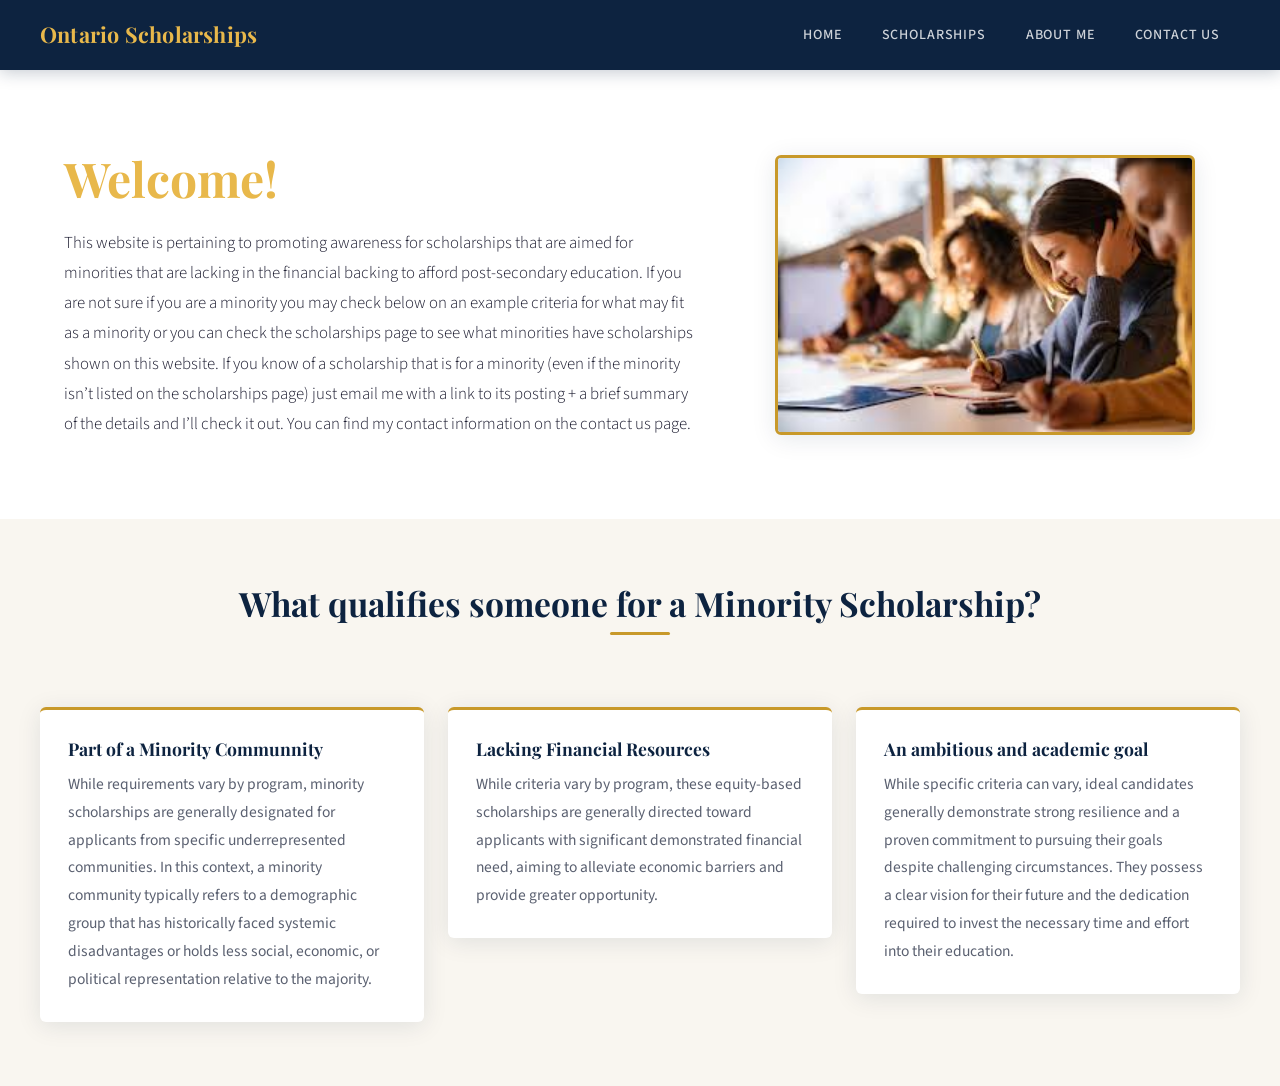
<file: index.html>
<!DOCTYPE html>
<html lang="en">
<head>
    <meta charset="UTF-8">
    <meta name="viewport" content="width=device-width, initial-scale=1.0">
    <title>OSM</title>
    <link rel="stylesheet" href="css/styles.css">
</head>
<body>
    <div class="NavBar">
        <div id="NavTitle"><h1>Ontario Scholarships</h1></div>
        <div id="NavHome"><a href="index.html"><button>Home</button></a></div>
        <div id="NavPage1"><a href="navpage1.html"><button>Scholarships</button></a></div>
        <div id="AboutMe"><a href="aboutme.html"><button>About Me</button></a></div>
        <div id="NavPage2"><a href="navpage2.html"><button>Contact Us</button></a></div>
    </div>
    <section class="Box1">
        <div id="LB1"class="LeftBox">
            <h1 id="LB1Title">Welcome!</h1>
            <p id="LB1Text">This website is pertaining to promoting awareness for scholarships that are aimed for minorities that are lacking in the financial backing to afford post-secondary education. If you are not sure if you are a minority you may check below on an example criteria for what may fit as a minority or you can check the scholarships page to see what minorities have scholarships shown on this website. If you know of a scholarship that is for a minority (even if the minority isn’t listed on the scholarships page) just email me with a link to its posting + a brief summary of the details and I’ll check it out. You can find my contact information on the contact us page. </p>
        </div>
        <div id="RB1"class="RightBox">
            <img src="images/StudentStudying.jpg">
        </div>
    </section>
    <section class="Box2">
        <div class="TopBox2"><h1>What qualifies someone for a Minority Scholarship?</h1></div>
        <div id="LB2"class="LeftBox">
            <h1>Part of a Minority Communnity</h1>
            <p>While requirements vary by program, minority scholarships are generally designated for applicants from specific underrepresented communities. In this context, a minority community typically refers to a demographic group that has historically faced systemic disadvantages or holds less social, economic, or political representation relative to the majority.</p>
        </div>
        <div id="CB2"class="CenterBox">
            <h1>Lacking Financial Resources</h1>
            <p>While criteria vary by program, these equity-based scholarships are generally directed toward applicants with significant demonstrated financial need, aiming to alleviate economic barriers and provide greater opportunity.</p>
        </div>
        <div id="RB2"class="RightBox">
            <h1>An ambitious and academic goal</h1>
            <p>While specific criteria can vary, ideal candidates generally demonstrate strong resilience and a proven commitment to pursuing their goals despite challenging circumstances. They possess a clear vision for their future and the dedication required to invest the necessary time and effort into their education.</p>
        </div>
    </section>
    
</body>
</html>
</file>
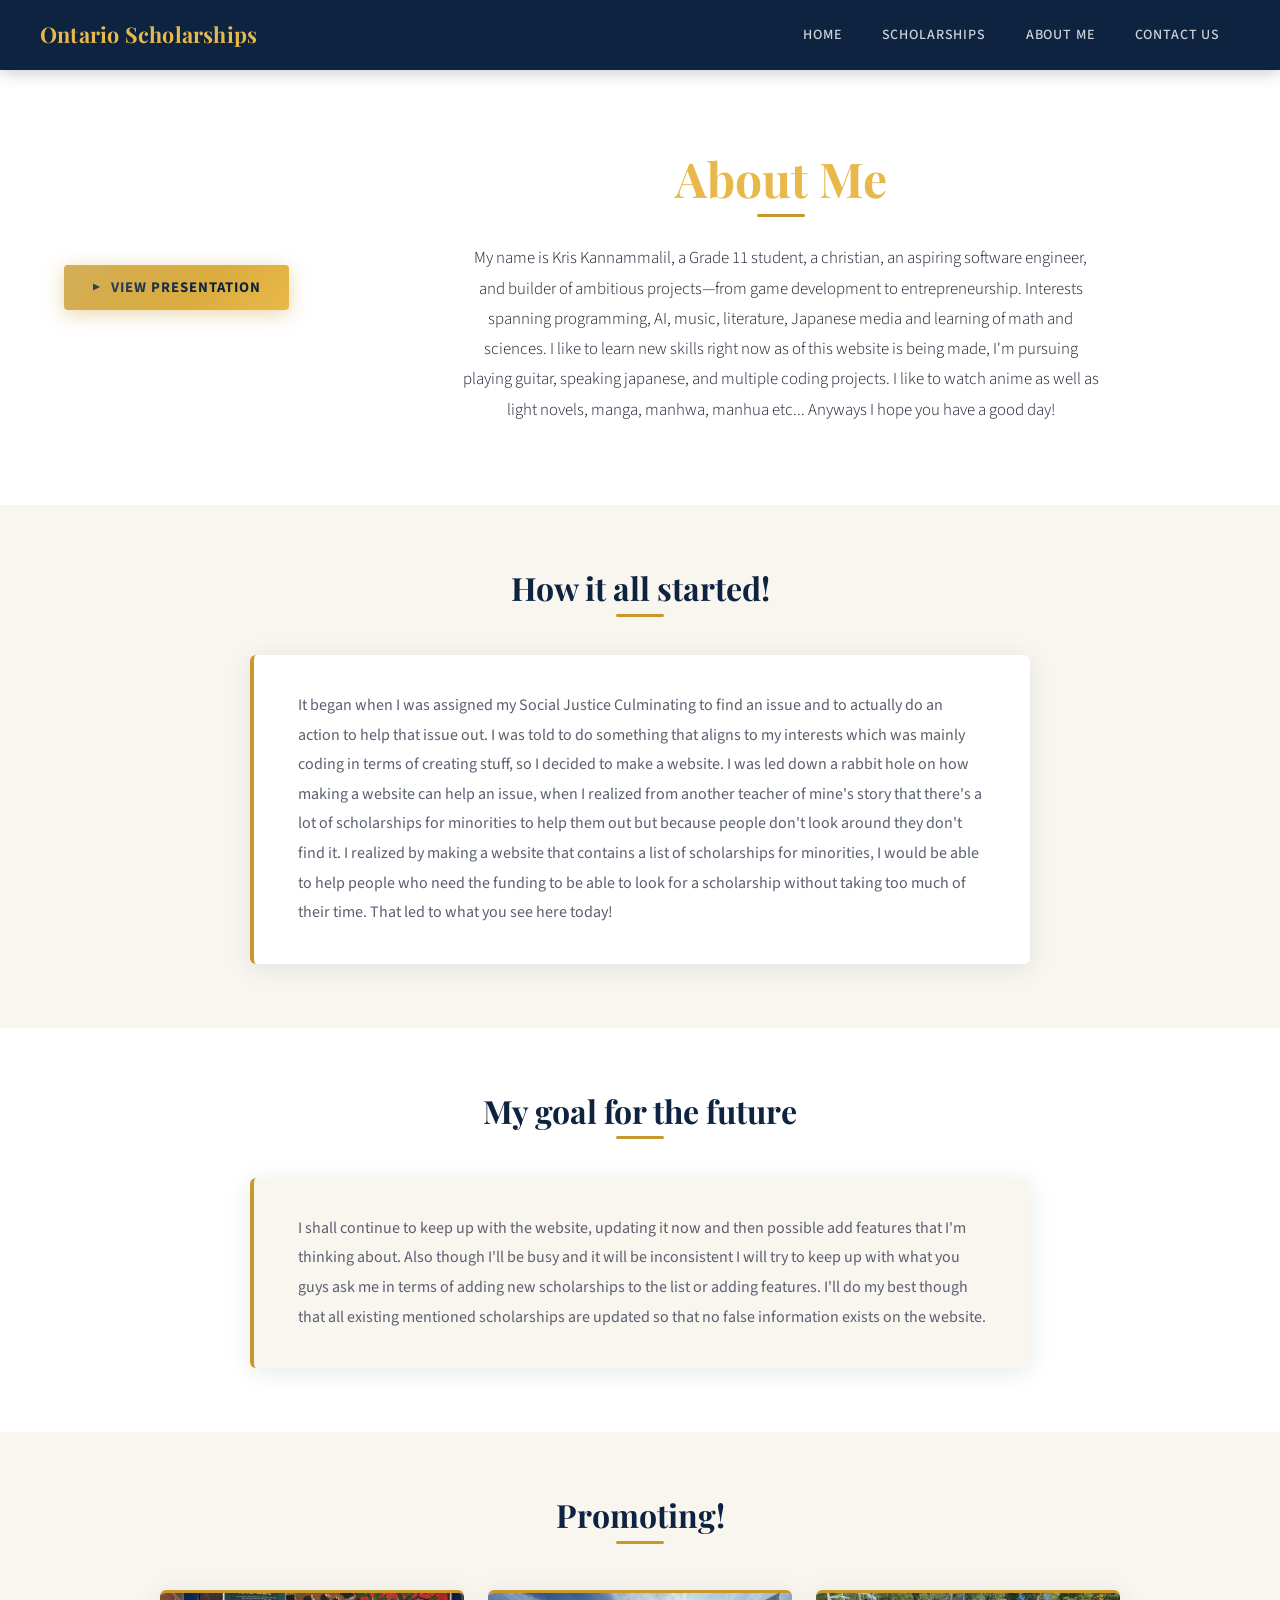
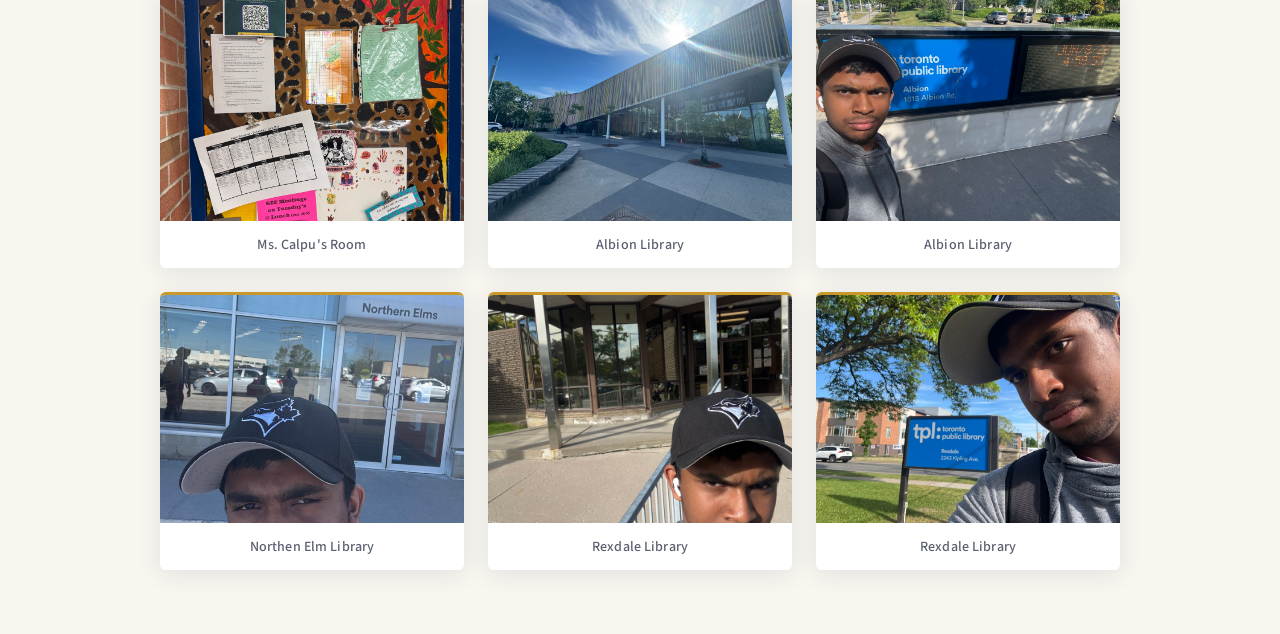
<file: aboutme.html>
<!DOCTYPE html>
<html lang="en">
<head>
    <meta charset="UTF-8">
    <meta name="viewport" content="width=device-width, initial-scale=1.0">
    <title>About Me - OSM</title>
    <link rel="stylesheet" href="css/styles.css">
    <link rel="stylesheet" href="css/prezentation.css">
</head>
<body>
    <div class="NavBar">
        <div id="NavTitle"><h1>Ontario Scholarships</h1></div>
        <div id="NavHome"><a href="index.html"><button>Home</button></a></div>
        <div id="NavPage1"><a href="navpage1.html"><button>Scholarships</button></a></div>
        <div id="AboutMe"><a href="aboutme.html"><button>About Me</button></a></div>
        <div id="NavPage2"><a href="navpage2.html"><button>Contact Us</button></a></div>
    </div>
    <section class="Box1">
        <div style="text-align:center; padding: 1.5rem 0;">
  <button id="prez-launch-btn">
    <span class="prez-btn-icon">▶</span>
    View Presentation
  </button>
</div>
        <div id="TB1" class="TopBox">
            <h1 id="TB1Title">About Me</h1>
            <p id="TB1Text">My name is Kris Kannammalil, a Grade 11 student, a christian, an aspiring software engineer, and builder of ambitious projects—from game development to entrepreneurship. Interests spanning programming, AI, music, literature, Japanese media and learning of math and sciences. I like to learn new skills right now as of this website is being made, I'm pursuing playing guitar, speaking japanese, and multiple coding projects. I like to watch anime as well as light novels, manga, manhwa, manhua etc... Anyways I hope you have a good day!</p>
        </div>
    </section>
    <section class="Box2">
        <div id="TB2" class="TopBox"><h1>How it all started!</h1></div>
        <div id="FB2"class="FullBox"><p>It began when I was assigned my Social Justice Culminating to find an issue and to actually do an action to help that issue out. I was told to do something that aligns to my interests which was mainly coding in terms of creating stuff, so I decided to make a website. I was led down a rabbit hole on how making a website can help an issue, when I realized from another teacher of mine's story that there's a lot of scholarships for minorities to help them out but because people don't look around they don't find it. I realized by making a website that contains a list of scholarships for minorities, I would be able to help people who need the funding to be able to look for a scholarship without taking too much of their time. That led to what you see here today!</p></div>
    </section>
    <section class="Box3">
        <div id="TB3" class="TopBox"><h1>My goal for the future</h1></div>
        <div id="FB3" class="FullBox"><p>I shall continue to keep up with the website, updating it now and then possible add features that I'm thinking about. Also though I'll be busy and it will be inconsistent I will try to keep up with what you guys ask me in terms of adding new scholarships to the list or adding features. I'll do my best though that all existing mentioned scholarships are updated so that no false information exists on the website.</p></div>
    </section>

    <section class="Box4 PromotingSection">
    <div class="TopBox">
        <h1>Promoting!</h1>
    </div>
    <div class="PromotingGrid">
        <figure class="PromoCard">
            <img src="images/IMG_4899_(1).jpg" alt="..." class="PromoImg">
            <figcaption class="PromoCaption">Ms. Calpu's Room</figcaption>
        </figure>
        <figure class="PromoCard">
            <img src="images/IMG_4902_(1).jpg" alt="..." class="PromoImg">
            <figcaption class="PromoCaption">Albion Library</figcaption>
        </figure>
        <figure class="PromoCard">
            <img src="images/IMG_4906_(1).jpg" alt="..." class="PromoImg">
            <figcaption class="PromoCaption">Albion Library</figcaption>
        </figure>
        <figure class="PromoCard">
            <img src="images/IMG_4909_(1).jpg" alt="..." class="PromoImg">
            <figcaption class="PromoCaption">Northen Elm Library</figcaption>
        </figure>
        <figure class="PromoCard">
            <img src="images/IMG_4914_(1).jpg" alt="..." class="PromoImg">
            <figcaption class="PromoCaption">Rexdale Library</figcaption>
        </figure>
        <figure class="PromoCard">
            <img src="images/IMG_4915_(1).jpg" alt="..." class="PromoImg">
            <figcaption class="PromoCaption">Rexdale Library</figcaption>
        </figure>
    </div>
</section>
    <script src="js/homescript.js"></script>
    <script src="js/prezentation.js"></script>

</body>
</html>
</file>
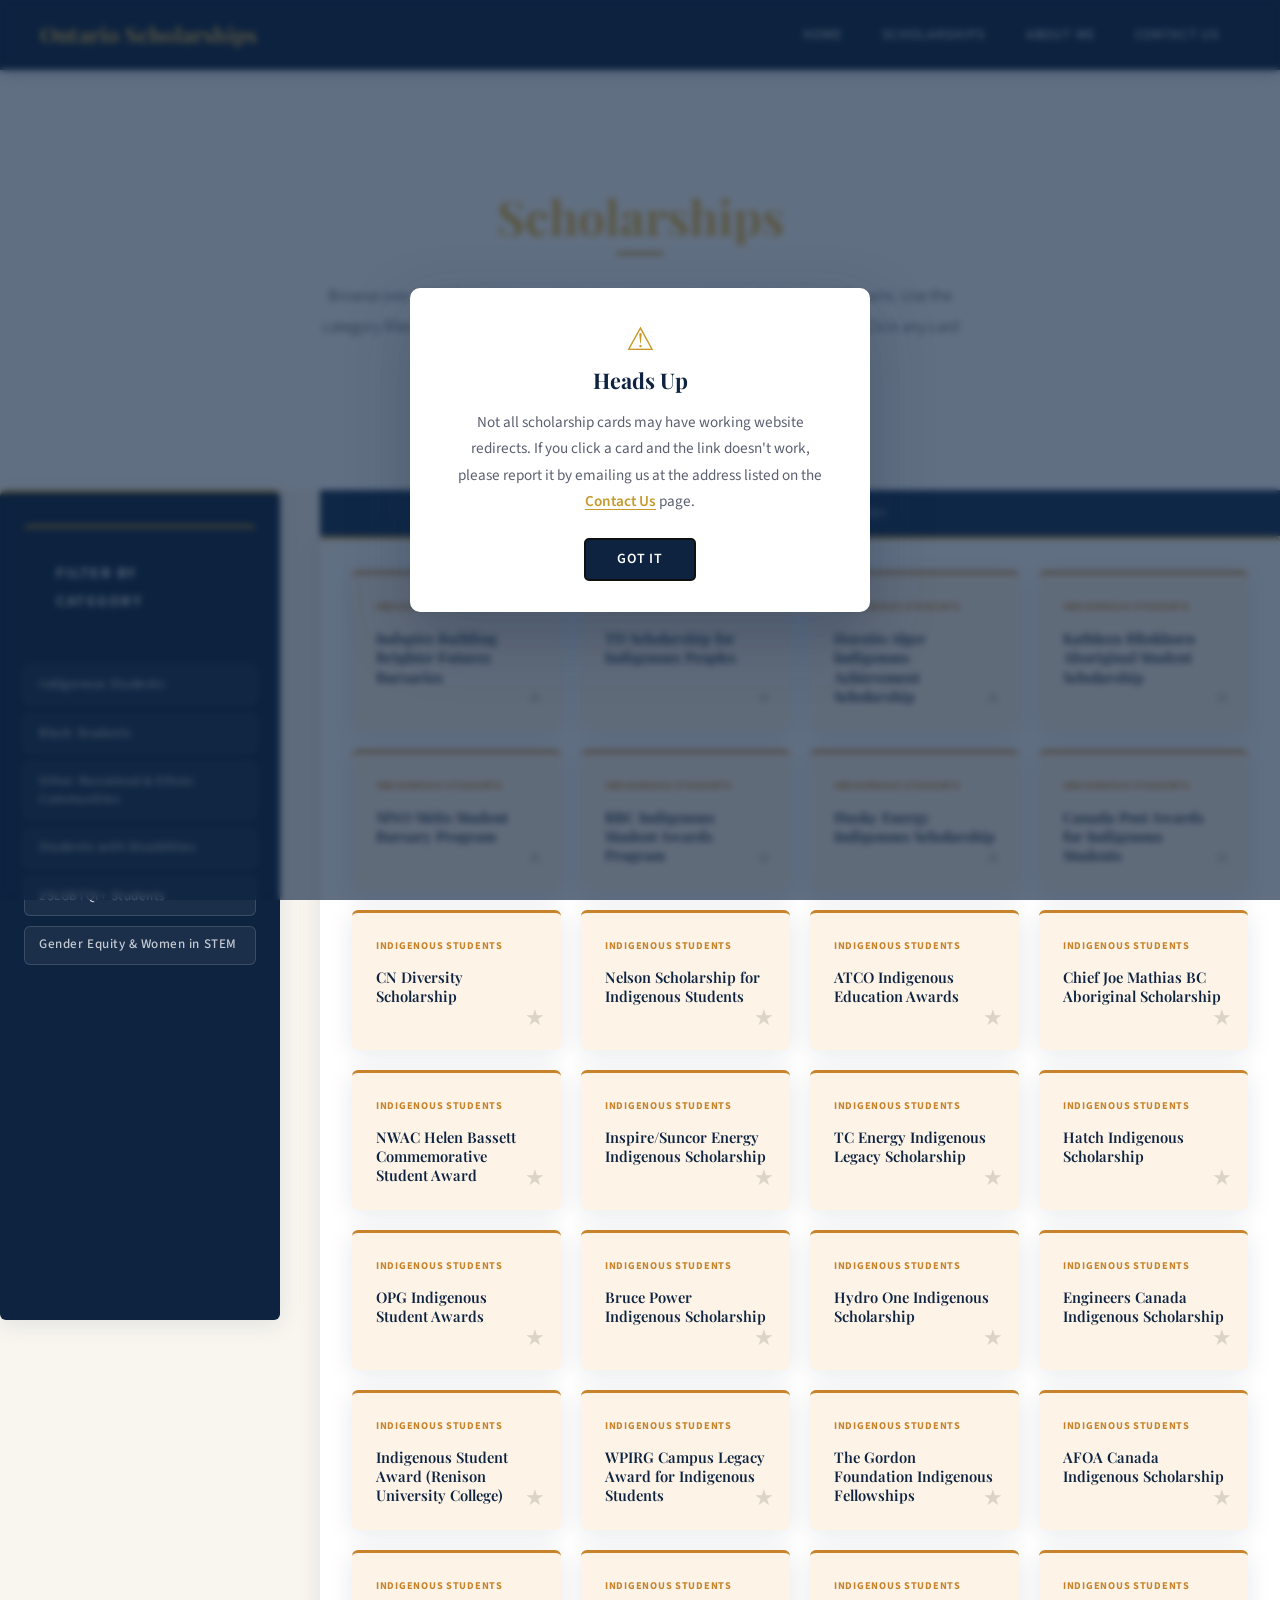
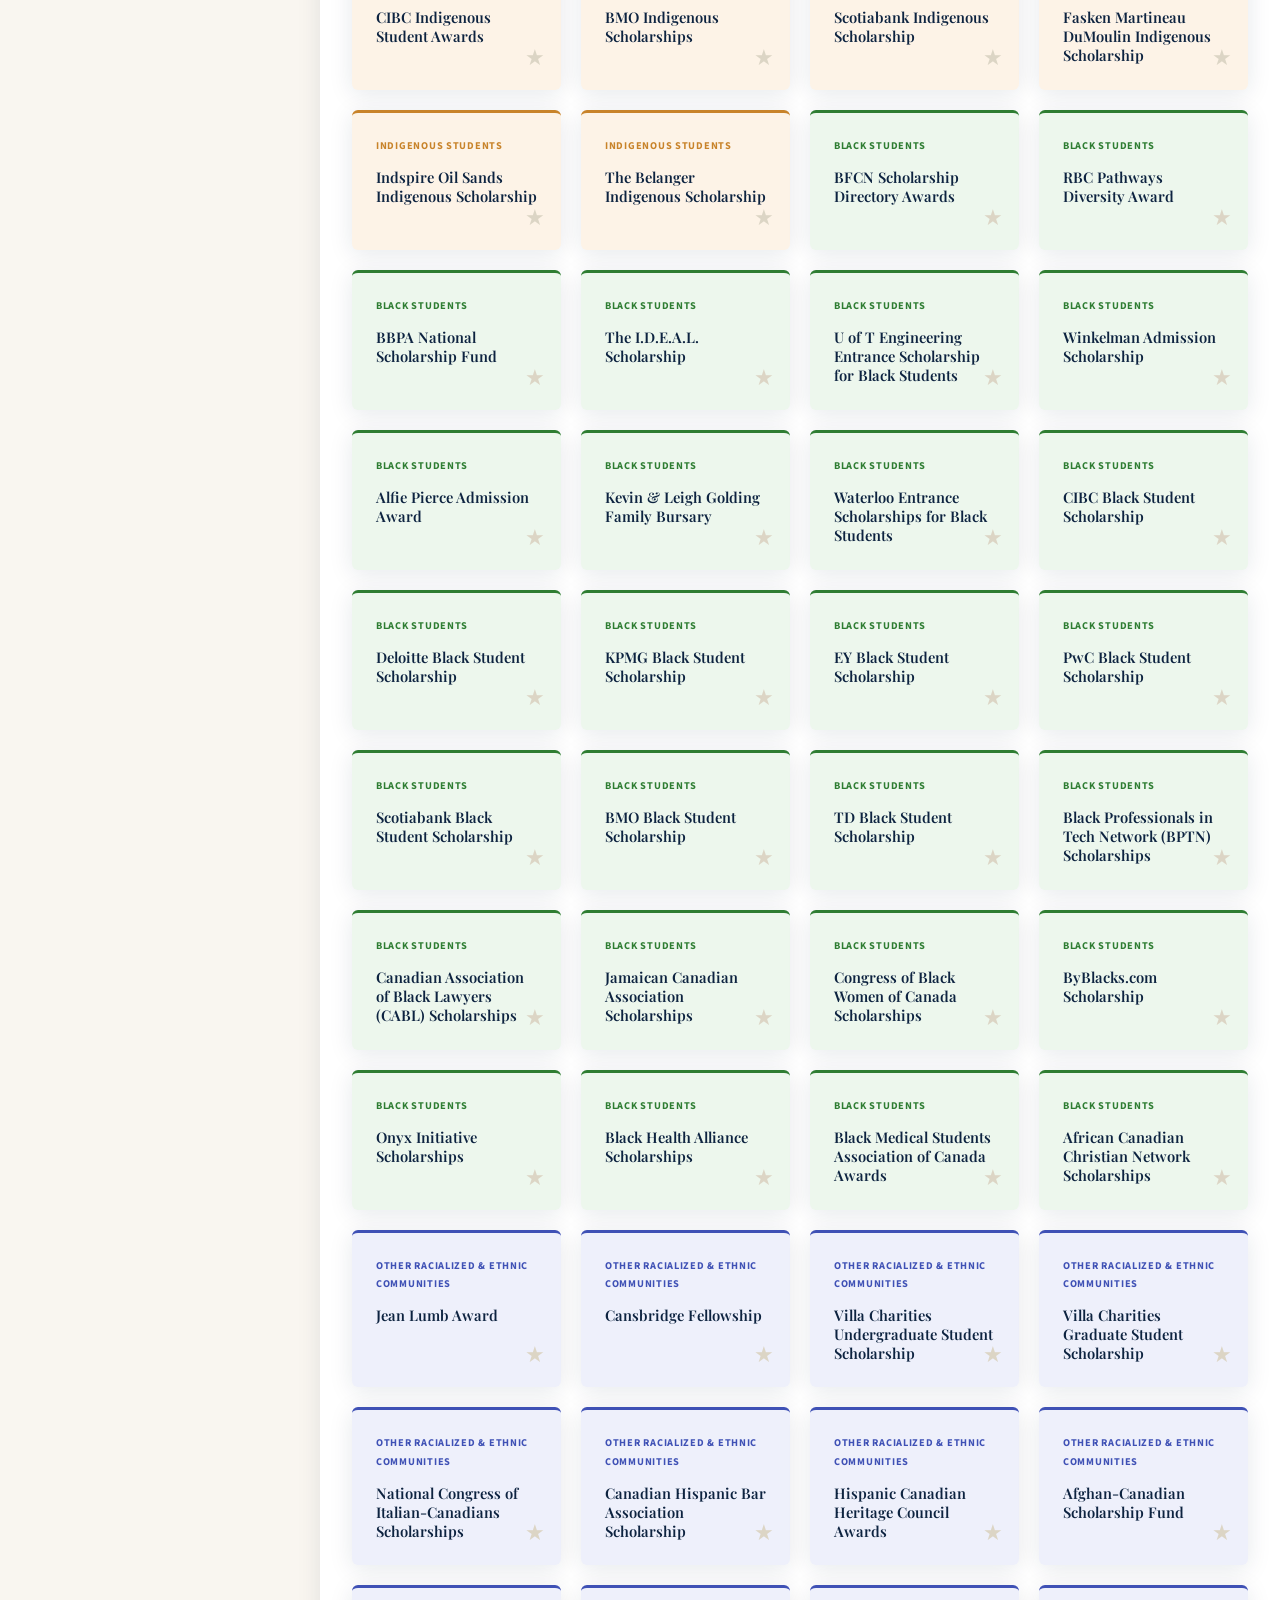
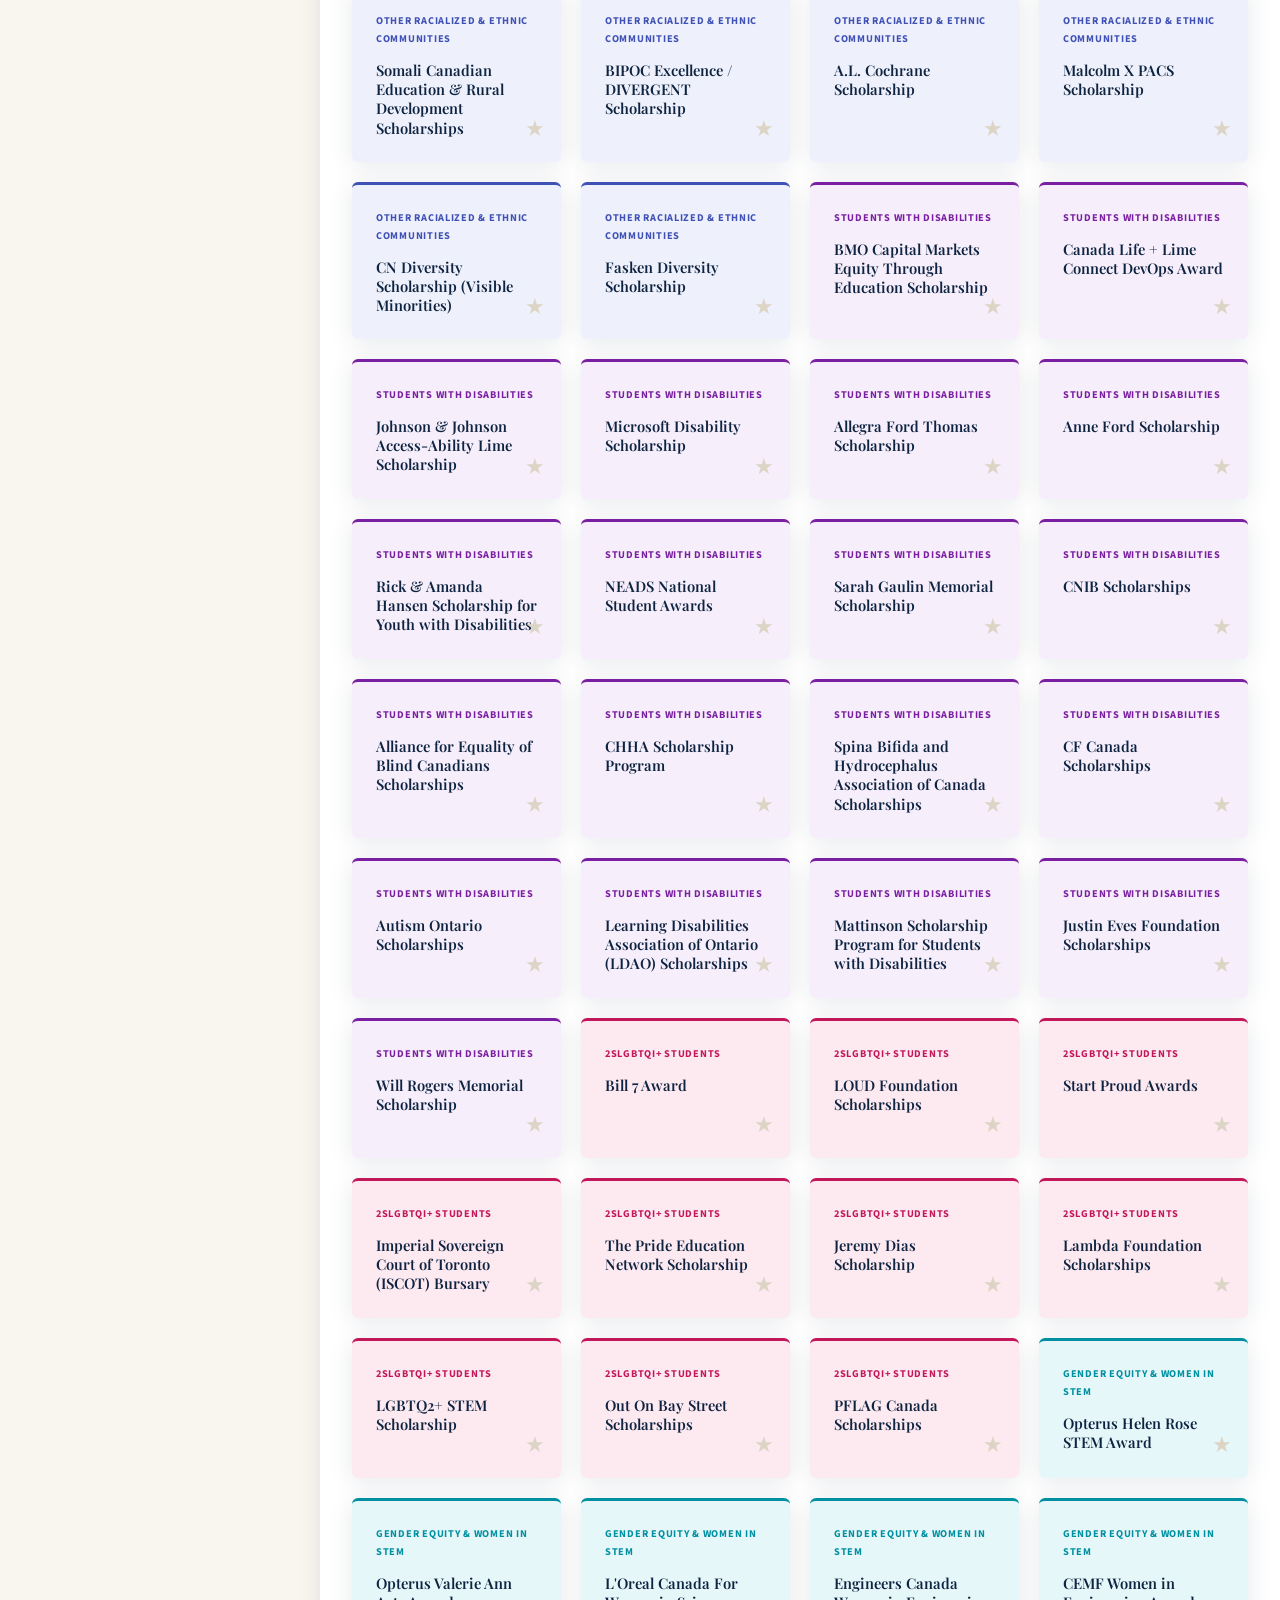
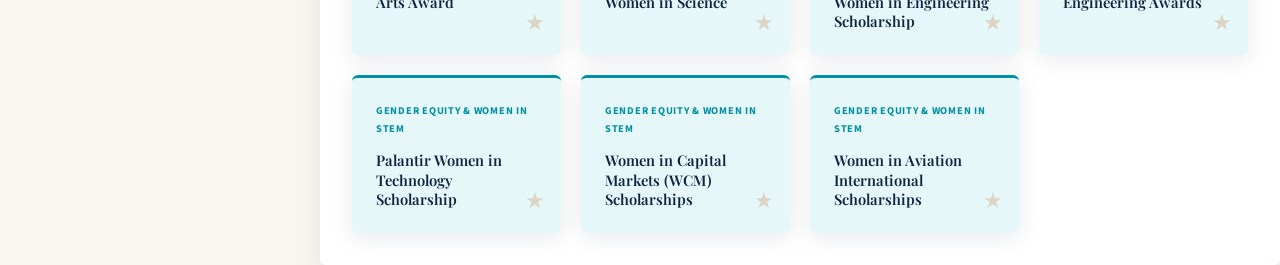
<file: navpage1.html>
<!DOCTYPE html>
<html lang="en">
<head>
    <meta charset="UTF-8">
    <meta name="viewport" content="width=device-width, initial-scale=1.0">
    <title>Scholarships - OSM</title>
    <link rel="stylesheet" href="css/styles.css">
</head>
<body>
    <div class="NavBar">
        <div id="NavTitle"><h1>Ontario Scholarships</h1></div>
        <div id="NavHome"><a href="index.html"><button>Home</button></a></div>
        <div id="NavPage1"><a href="navpage1.html"><button>Scholarships</button></a></div>
        <div id="AboutMe"><a href="aboutme.html"><button>About Me</button></a></div>
        <div id="NavPage2"><a href="navpage2.html"><button>Contact Us</button></a></div>
    </div>
    <section class="Box1">
        <div id="TB1" class="TopBox">
            <h1 id="TB1Title">Scholarships</h1>
            <p id="TB1Text">Browse over 100 scholarships available to underrepresented students across Ontario. Use the category filters on the left to narrow results, or scroll through all available awards. Click any card to view full details and the official application link.</p>
        </div>
    </section>

    <section class="Box2 ScholarshipsLayout">
        <div class="LeftBox" id="filterSidebar">
            <!-- Filter buttons injected by homescript.js -->
        </div>
        <div class="ScholarshipsMain">
            <div class="FilterStrip" id="filterStrip">
                <span class="ResultCount" id="resultCount">Showing all 107 scholarships</span>
            </div>
            <div class="RightBox" id="scholarshipRightBox">
                <!-- Cards injected by homescript.js -->
            </div>
        </div>
    </section>

    <!-- Notice Popup -->
    <div id="noticeOverlay" class="Notice-Overlay">
        <div class="Notice-Modal">
            <span class="Notice-Icon">&#9888;</span>
            <h2 class="Notice-Title">Heads Up</h2>
            <p class="Notice-Body">Not all scholarship cards may have working website redirects. If you click a card and the link doesn't work, please report it by emailing us at the address listed on the <a href="navpage2.html" class="Notice-InlineLink">Contact Us</a> page.</p>
            <button class="Notice-Btn" id="noticeClose">Got it</button>
        </div>
    </div>

    <!-- Modal -->
    <div id="scModal" class="SC-ModalOverlay">
        <div class="SC-Modal">
            <button class="SC-ModalClose" id="scModalClose">&times;</button>
            <span class="SC-ModalCat" id="scModalCat"></span>
            <h2 class="SC-ModalTitle" id="scModalTitle"></h2>
            <p class="SC-ModalDesc" id="scModalDesc"></p>
            <a class="SC-ModalLink" id="scModalLink" href="#" target="_blank" rel="noopener noreferrer">Visit Official Website &#8599;</a>
        </div>
    </div>

    <script src="js/homescript.js"></script>
</body>
</html>
</file>
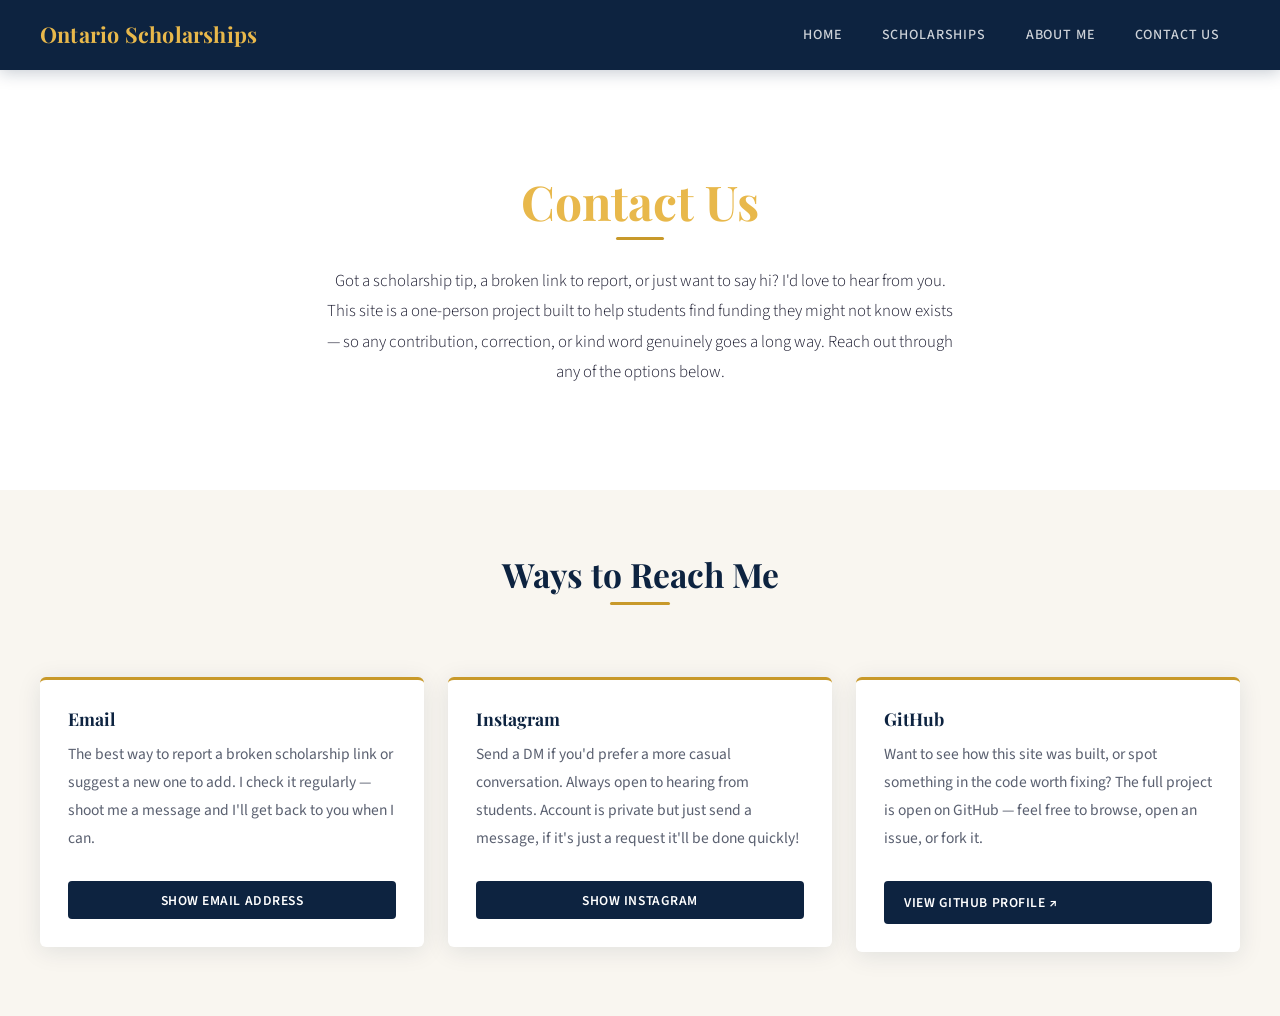
<file: navpage2.html>
<!DOCTYPE html>
<html lang="en">
<head>
    <meta charset="UTF-8">
    <meta name="viewport" content="width=device-width, initial-scale=1.0">
    <title>Contact Us - OSM</title>
    <link rel="stylesheet" href="css/styles.css">
</head>
<body>
    <div class="NavBar">
        <div id="NavTitle"><h1>Ontario Scholarships</h1></div>
        <div id="NavHome"><a href="index.html"><button>Home</button></a></div>
        <div id="NavPage1"><a href="navpage1.html"><button>Scholarships</button></a></div>
        <div id="AboutMe"><a href="aboutme.html"><button>About Me</button></a></div>
        <div id="NavPage2"><a href="navpage2.html"><button>Contact Us</button></a></div>
    </div>

    <section class="Box1">
        <div id="TB1" class="TopBox">
            <h1 id="TB1Title">Contact Us</h1>
            <p id="TB1Text">Got a scholarship tip, a broken link to report, or just want to say hi? I'd love to hear from you. This site is a one-person project built to help students find funding they might not know exists — so any contribution, correction, or kind word genuinely goes a long way. Reach out through any of the options below.</p>
        </div>
    </section>

    <section class="Box2">
        <div class="TopBox2"><h1>Ways to Reach Me</h1></div>

        <!-- Email card -->
        <div id="LB2" class="LeftBox">
            <h1>Email</h1>
            <p>The best way to report a broken scholarship link or suggest a new one to add. I check it regularly — shoot me a message and I'll get back to you when I can.</p>
            <button class="ContactBtn" id="revealEmailBtn" onclick="revealEmail()">Show Email Address</button>
            <span class="ContactDetail" id="emailDisplay" style="display:none;"></span>
        </div>

        <!-- Instagram card -->
        <div id="CB2" class="CenterBox">
            <h1>Instagram</h1>
            <p>Send a DM if you'd prefer a more casual conversation. Always open to hearing from students. Account is private but just send a message, if it's just a request it'll be done quickly!</p>
            <button class="ContactBtn" id="revealIgBtn" onclick="revealInstagram()">Show Instagram</button>
            <span class="ContactDetail" id="igDisplay" style="display:none;"></span>
        </div>

        <!-- GitHub card -->
        <div id="RB2" class="RightBox">
            <h1>GitHub</h1>
            <p>Want to see how this site was built, or spot something in the code worth fixing? The full project is open on GitHub — feel free to browse, open an issue, or fork it.</p>
            <a class="ContactBtn" href="https://github.com/Krk-99" target="_blank" rel="noopener noreferrer">View GitHub Profile &#8599;</a>
        </div>
    </section>

    <script src="js/contactscript.js"></script>
</body>
</html>
</file>
<file: css/styles.css>
/* ============================================================
   Ontario Scholarships — styles.css
   Aesthetic: Refined institutional — deep navy, warm gold,
   clean serif headings, generous whitespace.
   ============================================================ */

@import url('https://fonts.googleapis.com/css2?family=Playfair+Display:wght@400;600;700&family=Source+Sans+3:wght@300;400;500;600&display=swap');

/* ── Reset & Base ─────────────────────────────────────────── */
*, *::before, *::after {
    box-sizing: border-box;
    margin: 0;
    padding: 0;
}

:root {
    --navy:      #0d2340;
    --navy-mid:  #163355;
    --gold:      #c8992a;
    --gold-light:#e8b84b;
    --cream:     #f9f6f0;
    --white:     #ffffff;
    --text:      #1a1a2e;
    --text-muted:#5a6070;
    --border:    #dcd5c5;
    --shadow:    0 4px 24px rgba(13,35,64,0.10);
    --radius:    6px;
    --font-head: 'Playfair Display', Georgia, serif;
    --font-body: 'Source Sans 3', 'Segoe UI', sans-serif;
}

html {
    scroll-behavior: smooth;
}

body {
    font-family: var(--font-body);
    font-size: 1rem;
    line-height: 1.75;
    color: var(--text);
    background: var(--cream);
    min-height: 100vh;
}

img { max-width: 100%; display: block; }
a  { text-decoration: none; color: inherit; }
h1, h2, h3 { font-family: var(--font-head); line-height: 1.2; }

/* ── Navbar ───────────────────────────────────────────────── */
.NavBar {
    display: flex;
    align-items: center;
    gap: 0;
    background: var(--navy);
    padding: 0 2.5rem;
    position: sticky;
    top: 0;
    z-index: 100;
    box-shadow: 0 2px 16px rgba(13,35,64,0.25);
    min-height: 70px;
}

#NavTitle {
    flex: 1;
    padding: 1rem 0;
}

#NavTitle h1 {
    font-family: var(--font-head);
    font-size: 1.35rem;
    font-weight: 700;
    color: var(--gold-light);
    letter-spacing: 0.01em;
    white-space: nowrap;
}

#NavHome, #NavPage1, #AboutMe, #NavPage2 {
    display: flex;
    align-items: stretch;
}

.NavBar button {
    background: transparent;
    border: none;
    color: rgba(255,255,255,0.80);
    font-family: var(--font-body);
    font-size: 0.88rem;
    font-weight: 500;
    letter-spacing: 0.06em;
    text-transform: uppercase;
    padding: 0 1.25rem;
    height: 70px;
    cursor: pointer;
    transition: color 0.2s, background 0.2s;
    position: relative;
}

.NavBar button::after {
    content: '';
    position: absolute;
    bottom: 0;
    left: 50%;
    transform: translateX(-50%);
    width: 0;
    height: 3px;
    background: var(--gold);
    transition: width 0.25s ease;
}

.NavBar a:hover button {
    color: var(--white);
    background: rgba(255,255,255,0.06);
}

.NavBar a:hover button::after {
    width: 60%;
}

/* ── Shared Section Utilities ─────────────────────────────── */
section {
    padding: 4rem 2.5rem;
}

section:nth-child(even) {
    background: var(--white);
}

/* ── Box1 — Hero (index.html) ─────────────────────────────── */
.Box1 {
    display: flex;
    align-items: center;
    gap: 3.5rem;
    padding: 5rem 4rem;
    background: linear-gradient(135deg, var(--navy) 0%, var(--navy-mid) 100%);
    color: var(--white);
    min-height: 420px;
}

.Box1 .LeftBox,
.Box1 .TopBox {
    flex: 1 1 55%;
}

.Box1 .RightBox {
    flex: 1 1 40%;
    display: flex;
    align-items: center;
    justify-content: center;
}

.Box1 .RightBox img {
    width: 100%;
    max-width: 420px;
    height: 280px;
    object-fit: cover;
    border-radius: var(--radius);
    border: 3px solid var(--gold);
    box-shadow: var(--shadow);
    background: var(--navy-mid);
}

#LB1Title, #TB1Title {
    font-size: clamp(2rem, 4vw, 3rem);
    color: var(--gold-light);
    margin-bottom: 1.25rem;
}

#LB1Text, #TB1Text {
    font-size: 1.05rem;
    line-height: 1.8;
    color: rgba(26,26,46,1);
    font-weight: 300;
    max-width: 640px;
    display: inline-block;
    position: relative;
}

/* ── Box1 — Hero (navpage1 / navpage2 / aboutme) ─────────── */
/* TopBox spans full width on inner pages */
.Box1 .TopBox {
    flex: 1 1 100%;
    max-width: 780px;
    margin: 0 auto;
    text-align: center;
}

/* ── Box2 — Three-column (index.html) ────────────────────── */
.Box2 {
    background: var(--cream);
}

.TopBox2 {
    text-align: center;
    margin-bottom: 2.5rem;
}

.TopBox2 h1 {
    font-size: clamp(1.5rem, 3vw, 2.1rem);
    color: var(--navy);
    position: relative;
    display: inline-block;
    padding-bottom: 0.5rem;
}

.TopBox2 h1::after {
    content: '';
    display: block;
    width: 60px;
    height: 3px;
    background: var(--gold);
    margin: 0.5rem auto 0;
    border-radius: 2px;
}

/* Three-col grid for index Box2 */
.Box2:has(.CenterBox) {
    display: grid;
    grid-template-columns: 1fr;
    grid-template-rows: auto;
}

.Box2 .LeftBox,
.Box2 .CenterBox,
.Box2 .RightBox {
    /* card style for the three columns */
}

/* Three columns on wide screens */
@media (min-width: 768px) {
    .Box2:has(.CenterBox) {
        display: block; /* reset so we can use flex below */
    }

    .Box2:has(.CenterBox) .TopBox2 {
        display: block;
        width: 100%;
    }

    /* Flex row for the three boxes */
    .Box2:has(.CenterBox) {
        display: flex;
        flex-wrap: wrap;
        gap: 1.5rem;
        align-items: flex-start;
    }

    .Box2 .LeftBox,
    .Box2 .CenterBox,
    .Box2 .RightBox {
        flex: 1 1 calc(33% - 1rem);
    }
}

.Box2 .LeftBox,
.Box2 .CenterBox,
.Box2 .RightBox {
    background: var(--white);
    padding: 1.75rem;
    border-radius: var(--radius);
    border-top: 3px solid var(--gold);
    box-shadow: var(--shadow);
    display: flex;
    flex-direction: column;
    gap: 0.75rem;
}

.Box2 .LeftBox h1,
.Box2 .CenterBox h1,
.Box2 .RightBox h1 {
    font-size: 1.1rem;
    color: var(--navy);
}

.Box2 .LeftBox p,
.Box2 .CenterBox p,
.Box2 .RightBox p {
    font-size: 0.97rem;
    color: var(--text-muted);
    line-height: 1.8;
}

/* ── Box2 — Scholarships page (navpage1.html) ─────────────── */
.Box2:has(.ScholarshipsCard) {
    display: flex;
    gap: 2.5rem;
    align-items: flex-start;
    background: var(--cream);
}

.Box2:has(.ScholarshipsCard) .LeftBox {
    flex: 0 0 280px;
}

.Box2:has(.ScholarshipsCard) .LeftBox p {
    background: var(--navy);
    color: rgba(255,255,255,0.82);
    padding: 2rem;
    border-radius: var(--radius);
    font-size: 0.97rem;
    line-height: 1.8;
    border-top: 3px solid var(--gold);
    position: sticky;
    top: 90px;
}

.Box2:has(.ScholarshipsCard) .RightBox {
    flex: 1;
    display: grid;
    grid-template-columns: repeat(auto-fill, minmax(200px, 1fr));
    gap: 1.25rem;
}

.ScholarshipsCard {
    background: var(--white);
    border-radius: var(--radius);
    box-shadow: var(--shadow);
    border-top: 3px solid var(--gold);
    min-height: 140px;
    padding: 1.5rem;
    transition: transform 0.2s, box-shadow 0.2s;
    cursor: pointer;
    position: relative;
    overflow: hidden;
}

.ScholarshipsCard::before {
    content: '★';
    position: absolute;
    bottom: 0.75rem;
    right: 1rem;
    font-size: 1.4rem;
    color: var(--border);
    transition: color 0.2s;
}

.ScholarshipsCard:hover {
    transform: translateY(-4px);
    box-shadow: 0 8px 32px rgba(13,35,64,0.15);
}

.ScholarshipsCard:hover::before {
    color: var(--gold);
}

/* ── Box2 / Box3 — About/Contact pages ───────────────────── */
.Box2:has(.FullBox),
.Box3 {
    background: var(--cream);
}

.Box3 {
    padding: 4rem 2.5rem;
}

.TopBox {
    text-align: center;
    margin-bottom: 2rem;
}

.TopBox h1 {
    font-size: clamp(1.4rem, 2.8vw, 2rem);
    color: var(--navy);
    display: inline-block;
    position: relative;
    padding-bottom: 0.4rem;
}

.TopBox h1::after {
    content: '';
    display: block;
    width: 48px;
    height: 3px;
    background: var(--gold);
    margin: 0.4rem auto 0;
    border-radius: 2px;
}

.FullBox {
    max-width: 780px;
    margin: 0 auto;
    background: var(--white);
    padding: 2.25rem 2.75rem;
    border-radius: var(--radius);
    border-left: 4px solid var(--gold);
    box-shadow: var(--shadow);
    font-size: 1rem;
    color: var(--text-muted);
    line-height: 1.85;
}

/* Alternate background for Box3 */
.Box3 {
    background: var(--white);
}

.Box3 .FullBox {
    background: var(--cream);
}

/* ── Responsive ───────────────────────────────────────────── */
@media (max-width: 900px) {
    .NavBar {
        padding: 0 1.25rem;
        flex-wrap: wrap;
        min-height: auto;
        gap: 0;
    }

    #NavTitle {
        width: 100%;
        padding: 0.75rem 0 0.25rem;
        text-align: center;
    }

    #NavHome, #NavPage1, #AboutMe, #NavPage2 {
        flex: 1;
        justify-content: center;
    }

    .NavBar button {
        height: 44px;
        font-size: 0.78rem;
        padding: 0 0.6rem;
    }

    .Box1 {
        flex-direction: column;
        padding: 3rem 1.5rem;
        gap: 2rem;
        text-align: center;
    }

    .Box1 .RightBox img {
        max-width: 100%;
    }

    section { padding: 3rem 1.5rem; }

    .Box2:has(.ScholarshipsCard) {
        flex-direction: column;
    }

    .Box2:has(.ScholarshipsCard) .LeftBox {
        flex: none;
        width: 100%;
    }

    .Box2:has(.ScholarshipsCard) .LeftBox p {
        position: static;
    }
}

@media (max-width: 600px) {
    #NavTitle h1 { font-size: 1.05rem; }

    .NavBar button {
        font-size: 0.7rem;
        padding: 0 0.4rem;
        letter-spacing: 0.02em;
    }

    .FullBox {
        padding: 1.5rem 1.25rem;
    }

    .Box2:has(.ScholarshipsCard) .RightBox {
        grid-template-columns: 1fr 1fr;
    }
}

/* ── Fade-in animation on load ────────────────────────────── */
@keyframes fadeUp {
    from { opacity: 0; transform: translateY(18px); }
    to   { opacity: 1; transform: translateY(0); }
}

section {
    animation: fadeUp 0.55s ease both;
}

section:nth-child(2) { animation-delay: 0.10s; }
section:nth-child(3) { animation-delay: 0.20s; }
section:nth-child(4) { animation-delay: 0.30s; }


/* ============================================================
   SCHOLARSHIP GRID PAGE — navpage1.html additions
   All new classes are prefixed (Filter*, SCard*, Modal*)
   so they cannot collide with existing rules above.
   ============================================================ */

/* ── Filter Bar Section ───────────────────────────────────── */
.FilterSection {
    background: var(--navy);
    padding: 1.25rem 2.5rem;
    display: flex;
    align-items: center;
    gap: 1.5rem;
    flex-wrap: wrap;
}

.FilterBar {
    display: flex;
    flex-wrap: wrap;
    gap: 0.5rem;
}

.FilterBtn {
    background: rgba(255,255,255,0.08);
    border: 1px solid rgba(255,255,255,0.18);
    color: rgba(255,255,255,0.75);
    font-family: var(--font-body);
    font-size: 0.8rem;
    font-weight: 500;
    letter-spacing: 0.04em;
    padding: 0.4rem 1rem;
    border-radius: 2rem;
    cursor: pointer;
    transition: background 0.18s, color 0.18s, border-color 0.18s;
    white-space: nowrap;
}

.FilterBtn:hover {
    background: rgba(200,153,42,0.22);
    border-color: var(--gold);
    color: var(--gold-light);
}

.FilterBtn.active {
    background: var(--gold);
    border-color: var(--gold);
    color: var(--navy);
    font-weight: 600;
}

.ResultCount {
    margin-left: auto;
    font-size: 0.83rem;
    color: rgba(255,255,255,0.45);
    white-space: nowrap;
    font-family: var(--font-body);
}

/* ── Scholarship Grid Section ─────────────────────────────── */
.ScholarshipSection {
    background: var(--cream);
    padding: 2.5rem 2.5rem 4rem;
}

.ScholarshipGrid {
    display: grid;
    grid-template-columns: repeat(auto-fill, minmax(220px, 1fr));
    gap: 1rem;
}

/* ── Individual Scholarship Card (SCard) ──────────────────── */
@keyframes scardIn {
    from { opacity: 0; transform: translateY(14px) scale(0.97); }
    to   { opacity: 1; transform: translateY(0) scale(1); }
}

.SCard {
    --card-accent: #c8992a;
    --card-bg:     #fdf3e7;
    --card-color:  #1a1a2e;

    background: var(--card-bg);
    border-radius: var(--radius);
    border-left: 4px solid var(--card-accent);
    box-shadow: 0 2px 12px rgba(13,35,64,0.07);
    padding: 1.25rem 1.25rem 2.5rem;
    cursor: pointer;
    position: relative;
    overflow: hidden;
    transition: transform 0.2s ease, box-shadow 0.2s ease;
    animation: scardIn 0.35s ease both;
    min-height: 140px;
    display: flex;
    flex-direction: column;
    gap: 0.5rem;
}

.SCard:hover {
    transform: translateY(-5px);
    box-shadow: 0 10px 32px rgba(13,35,64,0.14);
}

.SCard:focus-visible {
    outline: 2px solid var(--card-accent);
    outline-offset: 3px;
}

.SCard-cat {
    font-size: 0.68rem;
    font-weight: 600;
    letter-spacing: 0.08em;
    text-transform: uppercase;
    color: var(--card-accent);
    display: block;
}

.SCard-name {
    font-family: var(--font-head);
    font-size: 0.95rem;
    font-weight: 600;
    color: var(--card-color);
    line-height: 1.3;
    flex: 1;
}

.SCard-arrow {
    position: absolute;
    bottom: 0.85rem;
    right: 1rem;
    font-size: 1.1rem;
    color: var(--card-accent);
    opacity: 0.35;
    transition: opacity 0.2s, transform 0.2s;
}

.SCard:hover .SCard-arrow {
    opacity: 1;
    transform: translate(2px, -2px);
}

/* ── Modal Overlay ────────────────────────────────────────── */
.ModalOverlay {
    position: fixed;
    inset: 0;
    background: rgba(13,35,64,0.62);
    backdrop-filter: blur(3px);
    -webkit-backdrop-filter: blur(3px);
    z-index: 999;
    display: flex;
    align-items: center;
    justify-content: center;
    padding: 1.5rem;
    opacity: 0;
    pointer-events: none;
    transition: opacity 0.22s ease;
}

.ModalOverlay.open {
    opacity: 1;
    pointer-events: all;
}

/* ── Modal Box ────────────────────────────────────────────── */
.Modal {
    background: var(--white);
    border-radius: 10px;
    box-shadow: 0 24px 64px rgba(13,35,64,0.28);
    padding: 2.5rem 2.75rem;
    max-width: 540px;
    width: 100%;
    position: relative;
    transform: translateY(28px) scale(0.97);
    transition: transform 0.26s cubic-bezier(0.34,1.56,0.64,1), opacity 0.22s ease;
    opacity: 0;
    max-height: 90vh;
    overflow-y: auto;
}

.ModalOverlay.open .Modal {
    transform: translateY(0) scale(1);
    opacity: 1;
}

.ModalClose {
    position: absolute;
    top: 1rem;
    right: 1.25rem;
    background: none;
    border: none;
    font-size: 1.6rem;
    line-height: 1;
    color: var(--text-muted);
    cursor: pointer;
    padding: 0.1rem 0.35rem;
    border-radius: 4px;
    transition: color 0.15s, background 0.15s;
}

.ModalClose:hover {
    color: var(--text);
    background: var(--cream);
}

.ModalCategory {
    display: inline-block;
    font-size: 0.72rem;
    font-weight: 700;
    letter-spacing: 0.09em;
    text-transform: uppercase;
    margin-bottom: 0.6rem;
}

.ModalTitle {
    font-family: var(--font-head);
    font-size: clamp(1.2rem, 3vw, 1.55rem);
    color: var(--navy);
    line-height: 1.25;
    margin-bottom: 1rem;
    padding-right: 2rem;
}

.ModalDesc {
    font-size: 0.97rem;
    color: var(--text-muted);
    line-height: 1.75;
    margin-bottom: 1.75rem;
}

.ModalLink {
    display: inline-block;
    background: var(--gold);
    color: var(--navy);
    font-family: var(--font-body);
    font-size: 0.88rem;
    font-weight: 700;
    letter-spacing: 0.04em;
    text-transform: uppercase;
    padding: 0.7rem 1.5rem;
    border-radius: 4px;
    text-decoration: none;
    transition: filter 0.18s, transform 0.18s;
}

.ModalLink:hover {
    filter: brightness(1.1);
    transform: translateY(-2px);
}

/* ── Responsive — scholarship page ───────────────────────── */
@media (max-width: 700px) {
    .FilterSection {
        padding: 1rem 1.25rem;
        flex-direction: column;
        align-items: flex-start;
        gap: 0.75rem;
    }

    .ResultCount {
        margin-left: 0;
    }

    .ScholarshipSection {
        padding: 1.5rem 1rem 3rem;
    }

    .ScholarshipGrid {
        grid-template-columns: repeat(auto-fill, minmax(160px, 1fr));
        gap: 0.75rem;
    }

    .Modal {
        padding: 1.75rem 1.5rem;
    }
}

@media (max-width: 400px) {
    .ScholarshipGrid {
        grid-template-columns: 1fr 1fr;
    }
}


/* ============================================================
   HOME PAGE (index.html) — ScholarshipsCard content styles
   & SC-Modal — all prefixed SC- to avoid any collision
   ============================================================ */

/* Make cards flex-column so name text lays out properly */
.ScholarshipsCard {
    display: flex;
    flex-direction: column;
    gap: 0.4rem;
}

/* ── SC Modal Overlay ────────────────────────────────────── */
.SC-ModalOverlay {
    position: fixed;
    inset: 0;
    background: rgba(13,35,64,0.60);
    z-index: 999;
    display: flex;
    align-items: center;
    justify-content: center;
    padding: 1.5rem;
    opacity: 0;
    pointer-events: none;
    transition: opacity 0.22s ease;
}

.SC-ModalOverlay.sc-open {
    opacity: 1;
    pointer-events: all;
}

/* ── SC Modal Box ────────────────────────────────────────── */
.SC-Modal {
    background: #ffffff;
    border-radius: 8px;
    box-shadow: 0 24px 64px rgba(13,35,64,0.28);
    padding: 2.5rem 2.75rem;
    max-width: 520px;
    width: 100%;
    position: relative;
    max-height: 88vh;
    overflow-y: auto;
    transform: translateY(24px) scale(0.97);
    opacity: 0;
    transition: transform 0.26s cubic-bezier(0.34,1.56,0.64,1), opacity 0.22s ease;
}

.SC-ModalOverlay.sc-open .SC-Modal {
    transform: translateY(0) scale(1);
    opacity: 1;
}

.SC-ModalClose {
    position: absolute;
    top: 1rem;
    right: 1.25rem;
    background: none;
    border: none;
    font-size: 1.6rem;
    line-height: 1;
    color: #5a6070;
    cursor: pointer;
    padding: 0.15rem 0.4rem;
    border-radius: 4px;
    transition: color 0.15s, background 0.15s;
}

.SC-ModalClose:hover {
    color: #1a1a2e;
    background: #f9f6f0;
}

.SC-ModalCat {
    display: block;
    font-size: 0.70rem;
    font-weight: 700;
    letter-spacing: 0.09em;
    text-transform: uppercase;
    margin-bottom: 0.55rem;
}

.SC-ModalTitle {
    font-family: 'Playfair Display', Georgia, serif;
    font-size: clamp(1.15rem, 3vw, 1.5rem);
    color: #0d2340;
    line-height: 1.25;
    margin-bottom: 1rem;
    padding-right: 2rem;
}

.SC-ModalDesc {
    font-size: 0.97rem;
    color: #5a6070;
    line-height: 1.75;
    margin-bottom: 1.75rem;
}

.SC-ModalLink {
    display: inline-block;
    background: #c8992a;
    color: #0d2340;
    font-family: 'Source Sans 3', 'Segoe UI', sans-serif;
    font-size: 0.85rem;
    font-weight: 700;
    letter-spacing: 0.04em;
    text-transform: uppercase;
    padding: 0.65rem 1.4rem;
    border-radius: 4px;
    text-decoration: none;
    transition: filter 0.18s, transform 0.18s;
}

.SC-ModalLink:hover {
    filter: brightness(1.1);
    transform: translateY(-2px);
}

@media (max-width: 600px) {
    .SC-Modal {
        padding: 1.75rem 1.5rem;
    }
}
/* ============================================================
   SCHOLARSHIP PAGE FILTER SIDEBAR & STRIP
   ============================================================ */

/* ── Layout: sidebar + main column wrapper ─────────────────── */
.ScholarshipsLayout {
    display: flex;
    align-items: flex-start;
    gap: 0;
    padding: 0;
    background: var(--cream);
}

/* ── Left sidebar ──────────────────────────────────────────── */
.ScholarshipsLayout .LeftBox {
    flex: 0 0 240px;
    min-width: 0;
    background: var(--navy);
    padding: 2rem 1.5rem;
    min-height: calc(100vh - 70px);
    position: sticky;
    top: 70px;
    align-self: flex-start;
    display: flex;
    flex-direction: column;
    gap: 0.6rem;
}

/* ── Sidebar label ─────────────────────────────────────────── */
.FilterSidebarLabel {
    font-family: var(--font-body);
    font-size: 0.7rem;
    font-weight: 700;
    letter-spacing: 0.1em;
    text-transform: uppercase;
    color: rgba(255, 255, 255, 0.40);
    margin-bottom: 0.5rem;
}

/* ── Sidebar filter buttons ────────────────────────────────── */
.SidebarFilterBtn {
    display: block;
    width: 100%;
    text-align: left;
    background: rgba(255, 255, 255, 0.06);
    border: 1px solid rgba(255, 255, 255, 0.14);
    color: rgba(255, 255, 255, 0.75);
    font-family: var(--font-body);
    font-size: 0.82rem;
    font-weight: 500;
    line-height: 1.35;
    padding: 0.6rem 0.9rem;
    border-radius: var(--radius);
    cursor: pointer;
    transition: background 0.18s, border-color 0.18s, color 0.18s, transform 0.15s;
    white-space: normal;
    word-break: break-word;
}

.SidebarFilterBtn:hover:not(.active) {
    background: rgba(255, 255, 255, 0.12);
    border-color: rgba(255, 255, 255, 0.30);
    color: var(--white);
}

/* Active state colour is applied inline via JS (per-category accent) */
.SidebarFilterBtn.active {
    font-weight: 600;
    color: #ffffff;
    transform: translateX(3px);
}

/* ── Main content column (strip + card grid) ───────────────── */
.ScholarshipsMain {
    flex: 1;
    min-width: 0;
    display: flex;
    flex-direction: column;
}

/* ── Filter Strip (count bar above cards) ──────────────────── */
.FilterStrip {
    background: var(--navy-mid);
    padding: 0.7rem 2rem;
    display: flex;
    align-items: center;
    justify-content: center;
    border-bottom: 1px solid rgba(255, 255, 255, 0.08);
}

.FilterStrip .ResultCount {
    font-family: var(--font-body);
    font-size: 0.82rem;
    font-weight: 500;
    letter-spacing: 0.03em;
    color: rgba(255, 255, 255, 0.55);
    margin: 0;
    white-space: nowrap;
}

/* ── Card grid inside ScholarshipsMain ─────────────────────── */
.ScholarshipsMain .RightBox {
    padding: 2rem;
    display: grid;
    grid-template-columns: repeat(auto-fill, minmax(200px, 1fr));
    gap: 1.25rem;
    align-content: start;
}

/* ── Responsive ─────────────────────────────────────────────── */
@media (max-width: 900px) {
    .ScholarshipsLayout {
        flex-direction: column;
    }

    .ScholarshipsLayout .LeftBox {
        flex: none;
        width: 100%;
        min-height: auto;
        position: static;
        padding: 1.25rem 1.5rem;
        flex-direction: row;
        flex-wrap: wrap;
        gap: 0.5rem;
        align-items: center;
    }

    .FilterSidebarLabel {
        width: 100%;
        margin-bottom: 0.25rem;
    }

    .SidebarFilterBtn {
        width: auto;
        flex: 0 1 auto;
        white-space: nowrap;
    }

    .SidebarFilterBtn.active {
        transform: none;
    }

    .ScholarshipsMain .RightBox {
        padding: 1.25rem;
        grid-template-columns: repeat(auto-fill, minmax(160px, 1fr));
    }
}


/* ============================================================
   NOTICE POPUP — navpage1.html
   ============================================================ */

.Notice-Overlay {
    position: fixed;
    inset: 0;
    background: rgba(13, 35, 64, 0.65);
    backdrop-filter: blur(3px);
    -webkit-backdrop-filter: blur(3px);
    z-index: 1000;
    display: flex;
    align-items: center;
    justify-content: center;
    padding: 1.5rem;
    opacity: 0;
    pointer-events: none;
    transition: opacity 0.22s ease;
}

.Notice-Overlay.notice-open {
    opacity: 1;
    pointer-events: all;
}

.Notice-Modal {
    background: var(--white);
    border-radius: 10px;
    box-shadow: 0 24px 64px rgba(13, 35, 64, 0.28);
    padding: 2.25rem 2.5rem 2rem;
    max-width: 460px;
    width: 100%;
    text-align: center;
    transform: translateY(24px) scale(0.97);
    opacity: 0;
    transition: transform 0.26s cubic-bezier(0.34, 1.56, 0.64, 1), opacity 0.22s ease;
}

.Notice-Overlay.notice-open .Notice-Modal {
    transform: translateY(0) scale(1);
    opacity: 1;
}

.Notice-Icon {
    display: block;
    font-size: 2rem;
    color: var(--gold);
    margin-bottom: 0.75rem;
    line-height: 1;
}

.Notice-Title {
    font-family: var(--font-head);
    font-size: 1.35rem;
    color: var(--navy);
    margin-bottom: 0.9rem;
}

.Notice-Body {
    font-family: var(--font-body);
    font-size: 0.95rem;
    color: var(--text-muted);
    line-height: 1.75;
    margin-bottom: 1.5rem;
}

.Notice-InlineLink {
    color: var(--gold);
    font-weight: 600;
    text-decoration: underline;
    text-underline-offset: 3px;
    transition: color 0.15s;
}

.Notice-InlineLink:hover {
    color: var(--gold-light);
}

.Notice-Btn {
    display: inline-block;
    background: var(--navy);
    color: var(--white);
    font-family: var(--font-body);
    font-size: 0.88rem;
    font-weight: 600;
    letter-spacing: 0.05em;
    text-transform: uppercase;
    padding: 0.65rem 2rem;
    border: none;
    border-radius: 4px;
    cursor: pointer;
    transition: background 0.18s, transform 0.15s;
}

.Notice-Btn:hover {
    background: var(--navy-mid);
    transform: translateY(-2px);
}

@media (max-width: 500px) {
    .Notice-Modal {
        padding: 1.75rem 1.5rem 1.5rem;
    }
}

/* ============================================================
   CONTACT PAGE — card buttons & revealed detail links
   ============================================================ */

.ContactBtn {
    display: inline-block;
    margin-top: 1rem;
    background: var(--navy);
    color: var(--white);
    font-family: var(--font-body);
    font-size: 0.85rem;
    font-weight: 600;
    letter-spacing: 0.04em;
    text-transform: uppercase;
    padding: 0.6rem 1.25rem;
    border: none;
    border-radius: 4px;
    cursor: pointer;
    text-decoration: none;
    transition: background 0.18s, transform 0.15s;
}

.ContactBtn:hover {
    background: var(--navy-mid);
    transform: translateY(-2px);
}

.ContactDetail {
    display: block;
    margin-top: 0.85rem;
}

.ContactLink {
    font-family: var(--font-body);
    font-size: 0.97rem;
    font-weight: 600;
    color: var(--gold);
    text-decoration: underline;
    text-underline-offset: 3px;
    word-break: break-all;
    transition: color 0.15s;
}

.ContactLink:hover {
    color: var(--gold-light);
}

/* ============================================================
   ABOUT ME PAGE — Promoting section
   ============================================================ */

.PromotingSection {
    background: var(--cream);
    padding: 4rem 2.5rem;
}

.PromotingSection .TopBox {
    margin-bottom: 2.5rem;
}

.PromotingGrid {
    display: grid;
    grid-template-columns: repeat(3, 1fr);
    gap: 1.5rem;
    max-width: 960px;
    margin: 0 auto;
}

.PromoCard {
    display: flex;
    flex-direction: column;
    gap: 0;
    border-radius: var(--radius);
    overflow: hidden;
    box-shadow: var(--shadow);
    background: var(--white);
    border-top: 3px solid var(--gold);
    transition: transform 0.2s ease, box-shadow 0.2s ease;
}

.PromoCard:hover {
    transform: translateY(-5px);
    box-shadow: 0 10px 32px rgba(13, 35, 64, 0.14);
}

/* Placeholder — replace with <img class="PromoImg"> when ready */
.PromoImg {
    width: 100%;
    aspect-ratio: 4 / 3;
    background: linear-gradient(135deg, var(--navy-mid) 0%, #1e4a7a 100%);
    display: flex;
    align-items: center;
    justify-content: center;
    object-fit: cover;
}

/* Shows a subtle icon hint on the placeholder divs only */
.PromoCard .PromoImg:not(img)::after {
    content: '🖼';
    font-size: 2rem;
    opacity: 0.25;
}

.PromoCaption {
    font-family: var(--font-body);
    font-size: 0.88rem;
    font-weight: 500;
    color: var(--text-muted);
    background: var(--white);
    padding: 0.7rem 1rem;
    text-align: center;
    letter-spacing: 0.01em;
}

/* ── Responsive ─────────────────────────────────────────────── */
@media (max-width: 750px) {
    .PromotingGrid {
        grid-template-columns: repeat(2, 1fr);
        gap: 1rem;
    }
}

@media (max-width: 480px) {
    .PromotingGrid {
        grid-template-columns: 1fr 1fr;
        gap: 0.75rem;
    }

    .PromotingSection {
        padding: 3rem 1.25rem;
    }
}
</file>
<file: css/prezentation.css>
/* ============================================================
   PRESENTATION MODE — prezentation.css
   All selectors prefixed  prez-  to avoid any collision
   with existing styles.css rules.
   ============================================================ */

/* ── Launch Button ─────────────────────────────────────────── */
#prez-launch-btn {
  display: inline-flex;
  align-items: center;
  gap: 0.55rem;
  background: linear-gradient(135deg, #c8992a 0%, #e8b84b 100%);
  color: #0d2340;
  font-family: 'Source Sans 3', 'Segoe UI', sans-serif;
  font-size: 0.92rem;
  font-weight: 700;
  letter-spacing: 0.07em;
  text-transform: uppercase;
  padding: 0.75rem 1.75rem;
  border: none;
  border-radius: 4px;
  cursor: pointer;
  box-shadow: 0 4px 20px rgba(200,153,42,0.40);
  transition: transform 0.3s cubic-bezier(0.25, 1, 0.5, 1), box-shadow 0.3s cubic-bezier(0.25, 1, 0.5, 1), filter 0.2s;
  position: relative;
  overflow: hidden;
  margin: 2rem auto;
  display: flex;
}

#prez-launch-btn::before {
  content: '';
  position: absolute;
  inset: 0;
  background: linear-gradient(135deg, rgba(255,255,255,0.22) 0%, rgba(255,255,255,0) 60%);
  pointer-events: none;
}

#prez-launch-btn:hover {
  transform: translateY(-3px) scale(1.03);
  box-shadow: 0 8px 28px rgba(200,153,42,0.55);
  filter: brightness(1.08);
}

#prez-launch-btn:active {
  transform: translateY(0) scale(0.98);
}

/* ── Full-viewport Overlay ─────────────────────────────────── */
#prez-overlay {
  position: fixed;
  inset: 0;
  z-index: 9999;
  display: none;
  flex-direction: column;
  overflow: hidden;
  background: #050d1a;
  user-select: none;
}

#prez-overlay.prez-visible {
  display: flex;
}

/* ── Blob Canvas (background liquid effect) ─────────────────── */
#prez-blob-canvas {
  position: absolute;
  inset: 0;
  width: 100%;
  height: 100%;
  pointer-events: none;
  z-index: 0;
}

#prez-overlay::after {
  content: '';
  position: absolute;
  inset: 0;
  background-image: url("data:image/svg+xml,%3Csvg viewBox='0 0 256 256' xmlns='http://www.w3.org/2000/svg'%3E%3Cfilter id='n'%3E%3CfeTurbulence type='fractalNoise' baseFrequency='0.9' numOctaves='4' stitchTiles='stitch'/%3E%3C/filter%3E%3Crect width='100%25' height='100%25' filter='url(%23n)' opacity='0.04'/%3E%3C/svg%3E");
  background-size: 200px 200px;
  pointer-events: none;
  z-index: 1;
  opacity: 0.45;
}

/* ── Premium 3D Presentation Container ─────────────────────── */
#prez-slides-wrap {
  position: relative;
  z-index: 2;
  width: 100%;
  height: 100%;
  padding: 4.5rem 2.5rem 5.5rem;
  perspective: 1400px;
  transform-style: preserve-3d;
  overflow: hidden;
}

/* ── Cinematic Layout Architecture ────────────────────────── */
.prez-slide {
  position: absolute;
  inset: 0;
  margin: auto;
  display: flex;
  flex-direction: column;
  align-items: center;
  justify-content: center;
  text-align: center;
  max-width: 850px;
  width: 100%;
  height: 100%;
  gap: 1.5rem;
  pointer-events: none;
  opacity: 0;
  
  /* Ultimate organic pacing curve (Cubic-Bezier matching Power4.Out) */
  transition: transform 0.85s cubic-bezier(0.25, 1, 0.5, 1),
              opacity 0.85s cubic-bezier(0.25, 1, 0.5, 1),
              clip-path 0.85s cubic-bezier(0.25, 1, 0.5, 1);
  transform-style: preserve-3d;
}

/* Active State Pipeline */
.prez-slide.prez-active {
  opacity: 1;
  pointer-events: auto;
  transform: translateZ(0px) translateY(0) scale(1);
  clip-path: inset(0% 0% 0% 0%);
  z-index: 5;
}

/* Outgoing Forward: Current slide scales down, slips back into deep 3D canvas */
.prez-slide.prez-exit-next {
  opacity: 0;
  transform: translateZ(-200px) translateY(-30px) scale(0.85);
  z-index: 1;
}

/* Incoming Forward: New slide layers gracefully upward over background via masked wipe */
.prez-slide.prez-enter-next {
  opacity: 0;
  transform: translateY(120px) translateZ(50px) scale(1.05);
  clip-path: inset(100% 0% 0% 0%);
  z-index: 6;
}

/* Outgoing Backward: Current slide slides downward off the interface */
.prez-slide.prez-exit-prev {
  opacity: 0;
  transform: translateY(120px) translateZ(50px) scale(1.02);
  clip-path: inset(100% 0% 0% 0%);
  z-index: 6;
}

/* Incoming Backward: Past slide steps forward from the deep background coordinates */
.prez-slide.prez-enter-prev {
  opacity: 0;
  transform: translateZ(-200px) translateY(-30px) scale(0.85);
  z-index: 1;
}

/* ── Premium Content Stagger Pipeline ───────────────────────── */
.prez-eyebrow, 
.prez-title, 
.prez-divider, 
.prez-body, 
.prez-img-frame {
  opacity: 0;
  transform: translateY(35px) translateZ(10px);
  transition: transform 0.85s cubic-bezier(0.25, 1, 0.5, 1), 
              opacity 0.85s cubic-bezier(0.25, 1, 0.5, 1);
}

/* Progression cascade rules mapping stagger steps */
.prez-slide.prez-active .prez-eyebrow {
  opacity: 0.85;
  transform: translateY(0) translateZ(0);
  transition-delay: 0.18s;
}
.prez-slide.prez-active .prez-title {
  opacity: 1;
  transform: translateY(0) translateZ(0);
  transition-delay: 0.28s;
}
.prez-slide.prez-active .prez-divider {
  opacity: 1;
  transform: translateY(0) translateZ(0);
  transition-delay: 0.35s;
}
.prez-slide.prez-active .prez-body,
.prez-slide.prez-active .prez-img-frame {
  opacity: 1;
  transform: translateY(0) translateZ(0);
  transition-delay: 0.44s;
}

/* ── Slide Styling Elements ─────────────────────────────────── */
.prez-eyebrow {
  font-family: 'Source Sans 3', 'Segoe UI', sans-serif;
  font-size: 0.72rem;
  font-weight: 700;
  letter-spacing: 0.16em;
  text-transform: uppercase;
  color: #e8b84b;
}

.prez-title {
  font-family: 'Playfair Display', Georgia, serif;
  font-size: clamp(2rem, 5.5vw, 3.4rem);
  font-weight: 700;
  color: #ffffff;
  line-height: 1.15;
  text-shadow: 0 4px 30px rgba(0,0,0,0.4);
}

.prez-body {
  font-family: 'Source Sans 3', 'Segoe UI', sans-serif;
  font-size: clamp(1rem, 2vw, 1.15rem);
  line-height: 1.85;
  color: rgba(255, 255, 255, 0.78);
  max-width: 650px;
}

.prez-divider {
  width: 50px;
  height: 3px;
  background: linear-gradient(90deg, #c8992a, #e8b84b);
  border-radius: 2px;
  margin: 0.2rem auto;
}

/* ── Premium Image Architecture ────────────────────────────── */
.prez-img-frame {
  position: relative;
  border-radius: 12px;
  overflow: hidden;
  box-shadow: 0 25px 65px rgba(0,0,0,0.65);
  border: 1px solid rgba(255, 255, 255, 0.12);
  max-width: 620px;
  width: 100%;
}

.prez-img-frame img {
  width: 100%;
  height: 360px;
  object-fit: cover;
  display: block;
  transition: transform 0.8s cubic-bezier(0.25, 1, 0.5, 1);
}

.prez-img-frame:hover img {
  transform: scale(1.04);
}

.prez-img-caption {
  position: absolute;
  bottom: 0;
  left: 0;
  right: 0;
  padding: 1rem;
  background: linear-gradient(transparent, rgba(5,13,26,0.95));
  font-family: 'Source Sans 3', 'Segoe UI', sans-serif;
  font-size: 0.85rem;
  font-weight: 500;
  color: rgba(255,255,255,0.9);
  letter-spacing: 0.03em;
}

/* ── UI Controls Overlays ──────────────────────────────────── */
#prez-dots {
  position: absolute;
  bottom: 2rem;
  left: 50%;
  transform: translateX(-50%);
  z-index: 10;
  display: flex;
  gap: 0.7rem;
  align-items: center;
}

.prez-dot {
  width: 6px;
  height: 6px;
  border-radius: 50%;
  background: rgba(255,255,255,0.25);
  transition: background 0.4s cubic-bezier(0.25, 1, 0.5, 1), transform 0.4s cubic-bezier(0.25, 1, 0.5, 1);
}

.prez-dot.prez-dot-active {
  background: #e8b84b;
  transform: scale(1.6);
}

#prez-counter {
  position: absolute;
  bottom: 1.8rem;
  right: 2.5rem;
  z-index: 10;
  font-family: 'Source Sans 3', 'Segoe UI', sans-serif;
  font-size: 0.75rem;
  font-weight: 600;
  letter-spacing: 0.1em;
  color: rgba(255,255,255,0.35);
}

#prez-hint {
  position: absolute;
  bottom: 1.8rem;
  left: 2.5rem;
  z-index: 10;
  font-family: 'Source Sans 3', 'Segoe UI', sans-serif;
  font-size: 0.7rem;
  font-weight: 600;
  letter-spacing: 0.1em;
  text-transform: uppercase;
  color: rgba(255,255,255,0.25);
}

#prez-close {
  position: absolute;
  top: 1.5rem;
  right: 1.5rem;
  z-index: 12;
  background: rgba(255,255,255,0.06);
  border: 1px solid rgba(255,255,255,0.12);
  color: rgba(255,255,255,0.6);
  font-size: 1.4rem;
  width: 2.6rem;
  height: 2.6rem;
  border-radius: 50%;
  cursor: pointer;
  display: flex;
  align-items: center;
  justify-content: center;
  transition: background 0.3s, color 0.3s, transform 0.3s cubic-bezier(0.25, 1, 0.5, 1);
  backdrop-filter: blur(8px);
}

#prez-close:hover {
  background: rgba(255,255,255,0.15);
  color: #fff;
  transform: rotate(90deg) scale(1.05);
}

/* ── Background Ripple Engine ──────────────────────────────── */
@keyframes prez-ripple {
  0%   { transform: scale(0); opacity: 0.5; }
  100% { transform: scale(3.5); opacity: 0; }
}

.prez-ripple-circle {
  position: absolute;
  border-radius: 50%;
  pointer-events: none;
  z-index: 1;
  animation: prez-ripple 0.85s cubic-bezier(0.16, 1, 0.3, 1) forwards;
}

/* ── Accessibility ─────────────────────────────────────────── */
@media (prefers-reduced-motion: reduce) {
  .prez-slide, .prez-eyebrow, .prez-title, .prez-divider, .prez-body, .prez-img-frame {
    transition: none !important;
    transform: none !important;
    clip-path: none !important;
    opacity: 1 !important;
  }
}

/* ── Responsive Refinements ─────────────────────────────────── */
@media (max-width: 768px) {
  #prez-slides-wrap {
    padding: 4rem 1.5rem 5rem;
  }
  .prez-img-frame img {
    height: 240px;
  }
  #prez-hint {
    display: none;
  }
}
</file>
